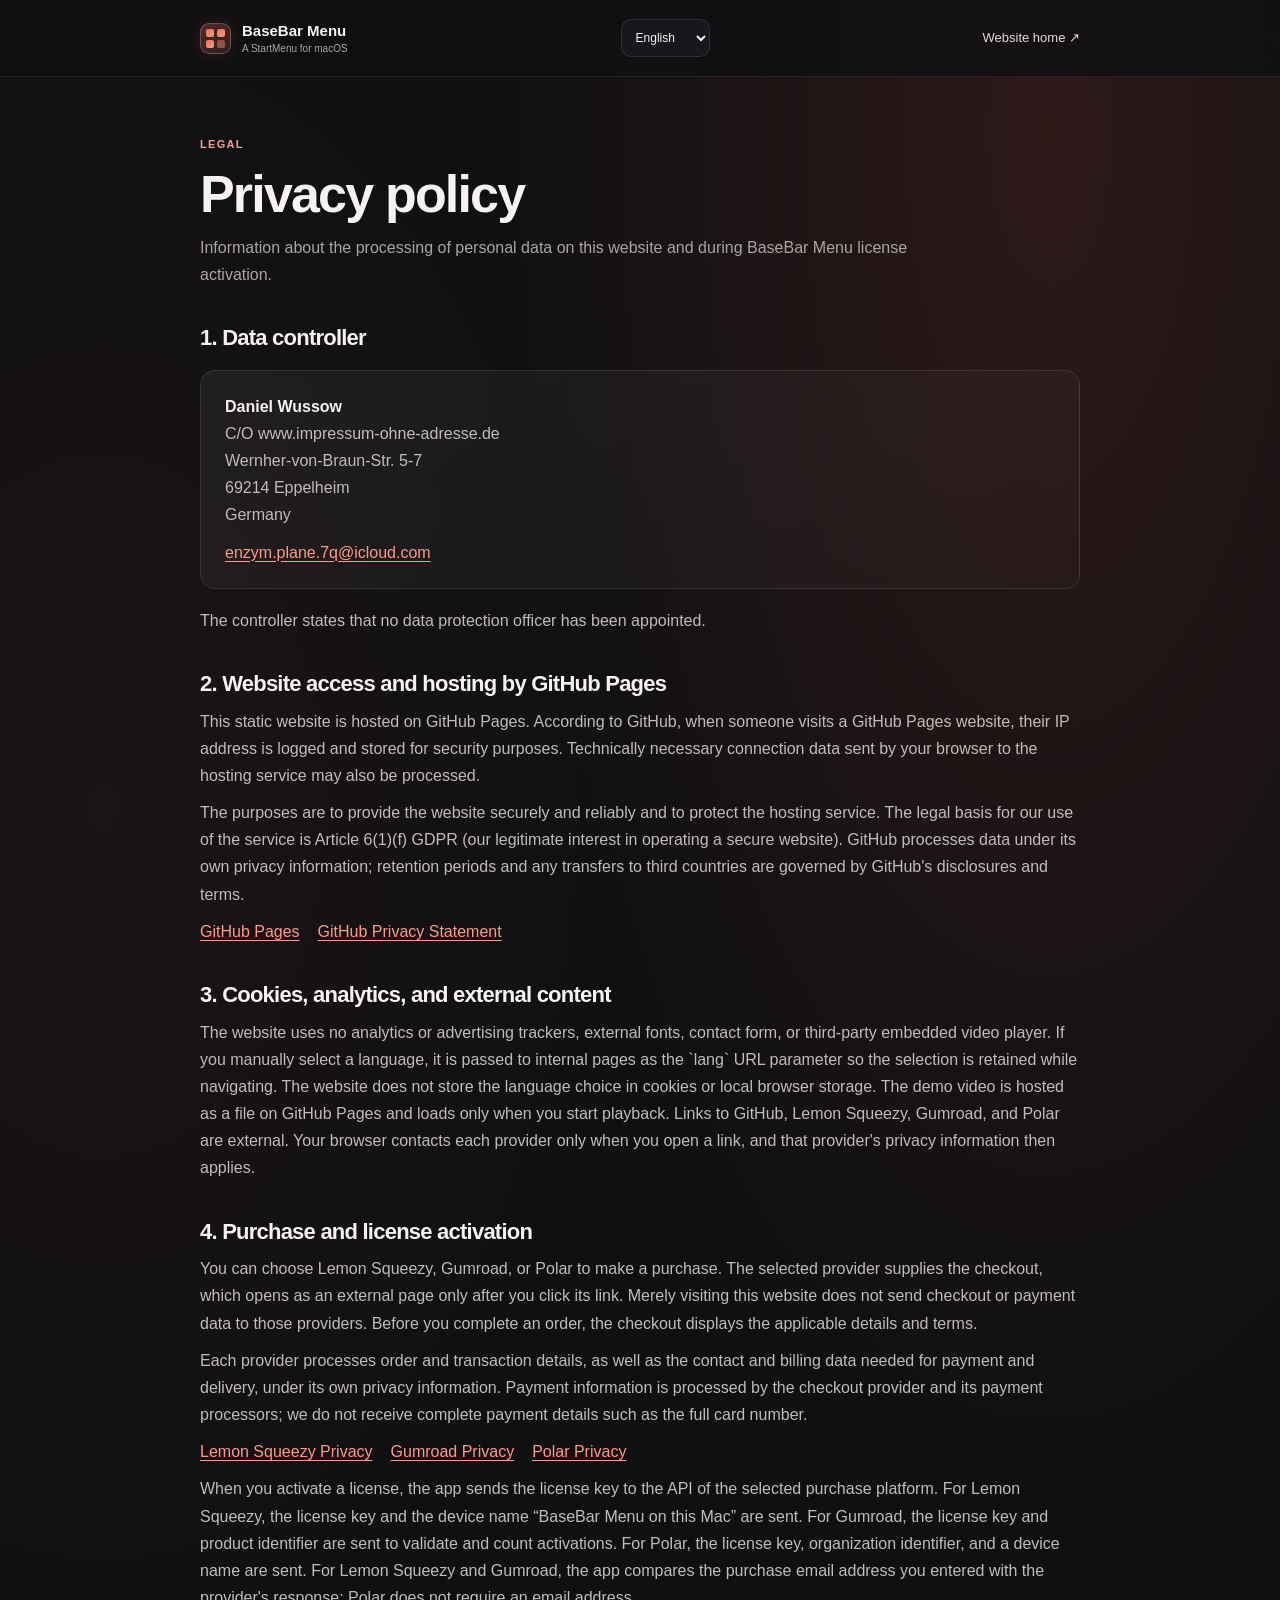
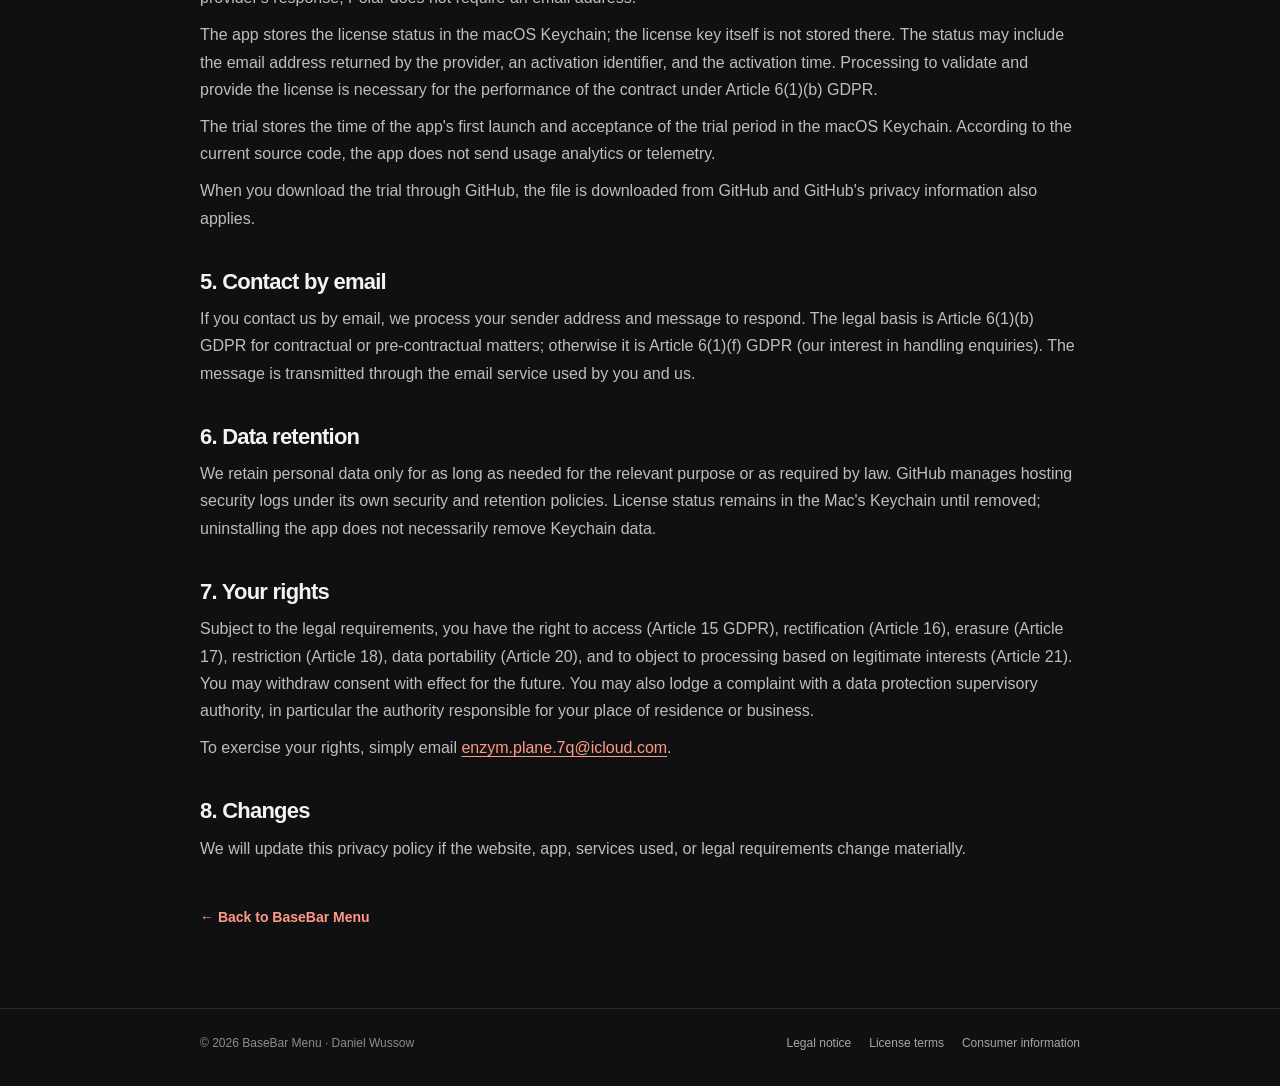
<file: datenschutz.html>
<!doctype html>
<html lang="de">
<head>
  <meta charset="utf-8">
  <meta name="viewport" content="width=device-width, initial-scale=1">
  <meta name="description" content="Datenschutzerklärung für die BaseBar Menu Website und App.">
  <meta name="theme-color" content="#101012">
  <title>Datenschutzerklärung — BaseBar Menu</title>
  <link rel="stylesheet" href="rechtliches.css">
</head>
<body data-i18n-page="privacy">
  <header>
    <div class="wrap header-row">
      <a class="brand" href="index.html" aria-label="BaseBar Menu — A StartMenu for macOS">
        <span class="brand-mark" aria-hidden="true"><span></span><span></span><span></span><span></span></span>
        <span class="brand-copy"><strong>BaseBar Menu</strong><small>A StartMenu for macOS</small></span>
      </a>
      <select class="language-select" data-language-switch aria-label="Sprache auswählen">
        <option value="de">Deutsch</option>
        <option value="en">English</option>
        <option value="es">Español</option>
        <option value="fr">Français</option>
      </select>
      <a class="home-link" href="index.html">Zur Website <span aria-hidden="true">↗</span></a>
    </div>
  </header>
  <main class="wrap">
    <p class="eyebrow">Rechtliches</p>
    <h1>Datenschutzerklärung</h1>
    <p class="lead">Informationen zur Verarbeitung personenbezogener Daten auf der Website und bei der Lizenzaktivierung von BaseBar Menu.</p>

    <h2>1. Verantwortlicher</h2>
    <div class="legal-card">
      <p><strong>Daniel Wussow</strong><br>
      C/O www.impressum-ohne-adresse.de<br>
      Wernher-von-Braun-Str. 5-7<br>
      69214 Eppelheim<br>
      Deutschland</p>
      <p><a href="mailto:enzym.plane.7q@icloud.com">enzym.plane.7q@icloud.com</a></p>
    </div>
    <p>Ein Datenschutzbeauftragter ist nach eigener Angabe nicht bestellt.</p>

    <h2>2. Aufruf der Website und Hosting durch GitHub Pages</h2>
    <p>Diese statische Website wird über GitHub Pages bereitgestellt. Nach den Informationen von GitHub wird beim Aufruf einer GitHub-Pages-Website die IP-Adresse von Besuchern aus Sicherheitsgründen protokolliert und gespeichert. Dabei können außerdem technisch notwendige Verbindungsdaten verarbeitet werden, die dein Browser an den Hosting-Dienst übermittelt.</p>
    <p>Zweck ist die sichere und zuverlässige Bereitstellung sowie der Schutz des Hosting-Dienstes. Rechtsgrundlage für die von uns veranlasste Bereitstellung ist Art. 6 Abs. 1 lit. f DSGVO (berechtigtes Interesse an einem sicheren Websitebetrieb). GitHub verarbeitet Daten nach seinen eigenen Datenschutzinformationen; konkrete Speicherdauer und mögliche Drittlandverarbeitung richten sich nach den Angaben und Vertragsbedingungen von GitHub.</p>
    <p class="provider-links">
      <a href="https://docs.github.com/en/pages/getting-started-with-github-pages/what-is-github-pages" target="_blank" rel="noopener noreferrer">GitHub Pages</a>
      <a href="https://docs.github.com/en/site-policy/privacy-policies/github-general-privacy-statement" target="_blank" rel="noopener noreferrer">GitHub Datenschutzerklärung</a>
    </p>

    <h2>3. Cookies, Analyse und externe Inhalte</h2>
    <p>Die Website verwendet keine Analyse- oder Werbe-Tracker, keine externen Schriftarten, kein Kontaktformular und keinen eingebetteten Videoplayer eines Drittanbieters. Wenn du die Sprache manuell auswählst, wird sie als URL-Parameter „lang“ an interne Seiten weitergegeben, damit die Auswahl beim Navigieren erhalten bleibt. Die Website speichert die Sprachwahl nicht in Cookies oder im lokalen Browserspeicher. Das Demovideo wird als Datei über GitHub Pages bereitgestellt und erst geladen, wenn du die Wiedergabe startest. Die Links zu GitHub, Lemon Squeezy, Gumroad und Polar sind externe Links. Erst beim Öffnen eines Links ruft dein Browser den jeweiligen Anbieter auf; dabei gelten dessen Datenschutzinformationen.</p>

    <h2>4. Kauf und Lizenzaktivierung</h2>
    <p>Für einen Kauf kannst du Lemon Squeezy, Gumroad oder Polar auswählen. Der Checkout wird vom jeweiligen Anbieter bereitgestellt und öffnet sich erst nach deinem Klick als externe Seite. Beim bloßen Besuch unserer Website werden daher keine Checkout- oder Zahlungsdaten an diese Anbieter übermittelt. Vor Abschluss zeigt der ausgewählte Checkout die für die Bestellung geltenden Angaben und Bedingungen.</p>
    <p>Der jeweilige Anbieter verarbeitet Bestell- und Transaktionsangaben sowie die für Zahlung und Bereitstellung erforderlichen Kontakt- und Rechnungsdaten nach seinen eigenen Datenschutzinformationen. Zahlungsinformationen werden durch den Checkout-Anbieter und dessen Zahlungsdienstleister verarbeitet; wir erhalten keine vollständigen Zahlungsdaten wie die vollständige Kartennummer.</p>
    <p class="provider-links">
      <a href="https://www.lemonsqueezy.com/privacy" target="_blank" rel="noopener noreferrer">Lemon Squeezy Datenschutz</a>
      <a href="https://gumroad.com/privacy" target="_blank" rel="noopener noreferrer">Gumroad Datenschutz</a>
      <a href="https://polar.sh/legal/privacy" target="_blank" rel="noopener noreferrer">Polar Datenschutz</a>
    </p>
    <p>Bei der Lizenzaktivierung sendet die App den Lizenzschlüssel an die API der gewählten Kaufplattform. Bei Lemon Squeezy werden der Lizenzschlüssel und der Gerätename „BaseBar Menu auf diesem Mac“ übermittelt. Bei Gumroad werden der Lizenzschlüssel und die Produktkennung zur Prüfung und Zählung der Aktivierungen übermittelt. Bei Polar werden der Lizenzschlüssel, die Organisationskennung und ein Gerätename übermittelt. Bei Lemon Squeezy und Gumroad vergleicht die App die eingegebene Kauf-E-Mail-Adresse mit der Antwort des Anbieters; für Polar ist keine E-Mail-Eingabe nötig.</p>
    <p>Die App speichert den Lizenzstatus im macOS-Schlüsselbund; der Lizenzschlüssel selbst wird dort nicht gespeichert. Der Status kann die vom Anbieter zurückgegebene E-Mail-Adresse, eine Aktivierungskennung und den Aktivierungszeitpunkt enthalten. Die Verarbeitung zur Prüfung und Bereitstellung der Lizenz erfolgt zur Vertragsdurchführung, Art. 6 Abs. 1 lit. b DSGVO.</p>
    <p>Die Probeversion speichert den Zeitpunkt des ersten App-Starts sowie die Annahme des Testzeitraums im macOS-Schlüsselbund. Laut aktuellem Quellcode sendet die App keine Nutzungsanalyse oder Telemetriedaten.</p>
    <p>Beim Download der Testversion über GitHub wird die Datei von GitHub geladen; dabei gelten auch die Datenschutzinformationen von GitHub.</p>

    <h2>5. Kontakt per E-Mail</h2>
    <p>Wenn du uns per E-Mail kontaktierst, verarbeiten wir deine Absenderadresse und den Inhalt deiner Nachricht, um deine Anfrage zu beantworten. Rechtsgrundlage ist Art. 6 Abs. 1 lit. b DSGVO, sofern es um einen Vertrag oder vorvertragliche Maßnahmen geht; im Übrigen Art. 6 Abs. 1 lit. f DSGVO (Interesse an der Bearbeitung von Anfragen). Die Nachricht wird über den von dir bzw. uns verwendeten E-Mail-Dienst übermittelt.</p>

    <h2>6. Speicherdauer</h2>
    <p>Wir speichern personenbezogene Daten nur so lange, wie dies für den jeweiligen Zweck erforderlich ist oder gesetzliche Aufbewahrungspflichten bestehen. Hosting-Sicherheitsprotokolle werden durch GitHub nach dessen eigenen Sicherheits- und Aufbewahrungsregeln verwaltet. Lizenzstatus verbleibt im Schlüsselbund des Macs, bis er dort entfernt wird; eine Deinstallation der App löscht Schlüsselbunddaten nicht zwingend.</p>

    <h2>7. Deine Rechte</h2>
    <p>Du hast im Rahmen der gesetzlichen Voraussetzungen das Recht auf Auskunft (Art. 15 DSGVO), Berichtigung (Art. 16), Löschung (Art. 17), Einschränkung (Art. 18), Datenübertragbarkeit (Art. 20) und Widerspruch gegen Verarbeitungen auf Grundlage berechtigter Interessen (Art. 21). Eine erteilte Einwilligung kannst du mit Wirkung für die Zukunft widerrufen. Außerdem kannst du dich bei einer Datenschutzaufsichtsbehörde beschweren, insbesondere bei der für deinen Wohn- oder Geschäftssitz zuständigen Aufsichtsbehörde.</p>
    <p>Zur Ausübung deiner Rechte genügt eine Nachricht an <a href="mailto:enzym.plane.7q@icloud.com">enzym.plane.7q@icloud.com</a>.</p>

    <h2>8. Änderungen</h2>
    <p>Wir passen diese Datenschutzerklärung an, wenn sich Website, App, eingesetzte Dienste oder rechtliche Anforderungen wesentlich ändern.</p>

    <a class="back" href="index.html">← Zurück zu BaseBar Menu</a>
  </main>
  <footer>
    <div class="wrap footer-row">
      <span>© 2026 BaseBar Menu · Daniel Wussow</span>
      <nav class="footer-links" aria-label="Rechtliche Seiten">
        <a href="impressum.html">Impressum</a>
        <a href="lizenzbedingungen.html">Lizenzbedingungen</a>
        <a href="verbraucherinformationen.html">Verbraucherinformationen</a>
      </nav>
    </div>
  </footer>
  <script src="i18n.js" defer></script>
</body>
</html>
</file>
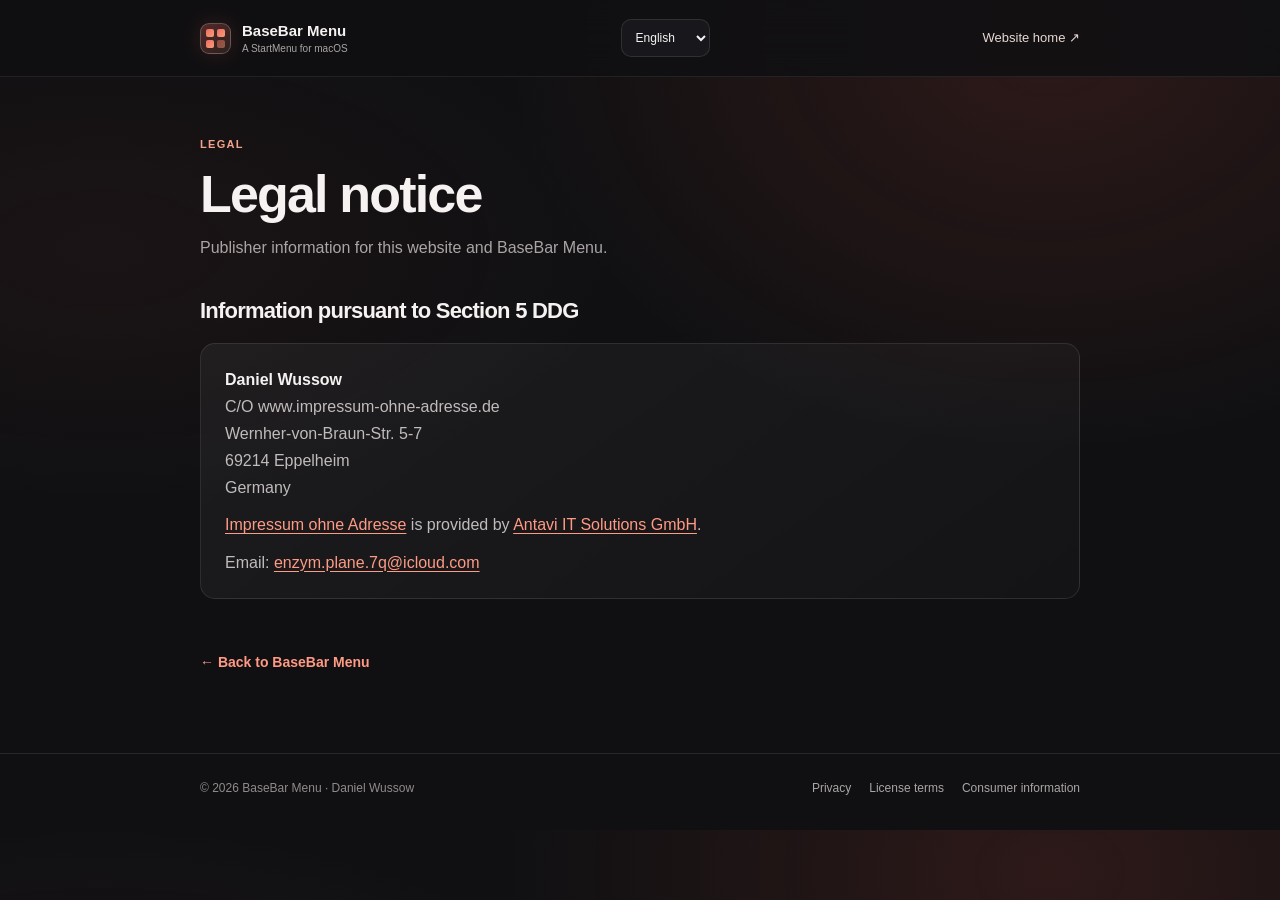
<file: impressum.html>
<!doctype html>
<html lang="de">
<head>
  <meta charset="utf-8">
  <meta name="viewport" content="width=device-width, initial-scale=1">
  <meta name="description" content="Impressum und Anbieterangaben zu BaseBar Menu.">
  <meta name="theme-color" content="#101012">
  <title>Impressum — BaseBar Menu</title>
  <link rel="stylesheet" href="rechtliches.css">
</head>
<body data-i18n-page="imprint">
  <header>
    <div class="wrap header-row">
      <a class="brand" href="index.html" aria-label="BaseBar Menu — A StartMenu for macOS">
        <span class="brand-mark" aria-hidden="true"><span></span><span></span><span></span><span></span></span>
        <span class="brand-copy"><strong>BaseBar Menu</strong><small>A StartMenu for macOS</small></span>
      </a>
      <select class="language-select" data-language-switch aria-label="Sprache auswählen">
        <option value="de">Deutsch</option>
        <option value="en">English</option>
        <option value="es">Español</option>
        <option value="fr">Français</option>
      </select>
      <a class="home-link" href="index.html">Zur Website <span aria-hidden="true">↗</span></a>
    </div>
  </header>
  <main class="wrap">
    <p class="eyebrow">Rechtliches</p>
    <h1>Impressum</h1>
    <p class="lead">Angaben zum Anbieter dieser Website und von BaseBar Menu.</p>

    <h2>Angaben gemäß § 5 DDG</h2>
    <div class="legal-card">
      <p><strong>Daniel Wussow</strong><br>
      C/O www.impressum-ohne-adresse.de<br>
      Wernher-von-Braun-Str. 5-7<br>
      69214 Eppelheim<br>
      Deutschland</p>
      <p><a href="https://www.impressum-ohne-adresse.de/" target="_blank" rel="noopener noreferrer">Impressum ohne Adresse</a> wird zur Verfügung gestellt von <a href="https://www.antavi.de/" target="_blank" rel="noopener noreferrer">Antavi IT Solutions GmbH</a>.</p>
      <p>E-Mail: <a href="mailto:enzym.plane.7q@icloud.com">enzym.plane.7q@icloud.com</a></p>
    </div>

    <a class="back" href="index.html">← Zurück zu BaseBar Menu</a>
  </main>
  <footer>
    <div class="wrap footer-row">
      <span>© 2026 BaseBar Menu · Daniel Wussow</span>
      <nav class="footer-links" aria-label="Rechtliche Seiten">
        <a href="datenschutz.html">Datenschutz</a>
        <a href="lizenzbedingungen.html">Lizenzbedingungen</a>
        <a href="verbraucherinformationen.html">Verbraucherinformationen</a>
      </nav>
    </div>
  </footer>
  <script src="i18n.js" defer></script>
</body>
</html>
</file>
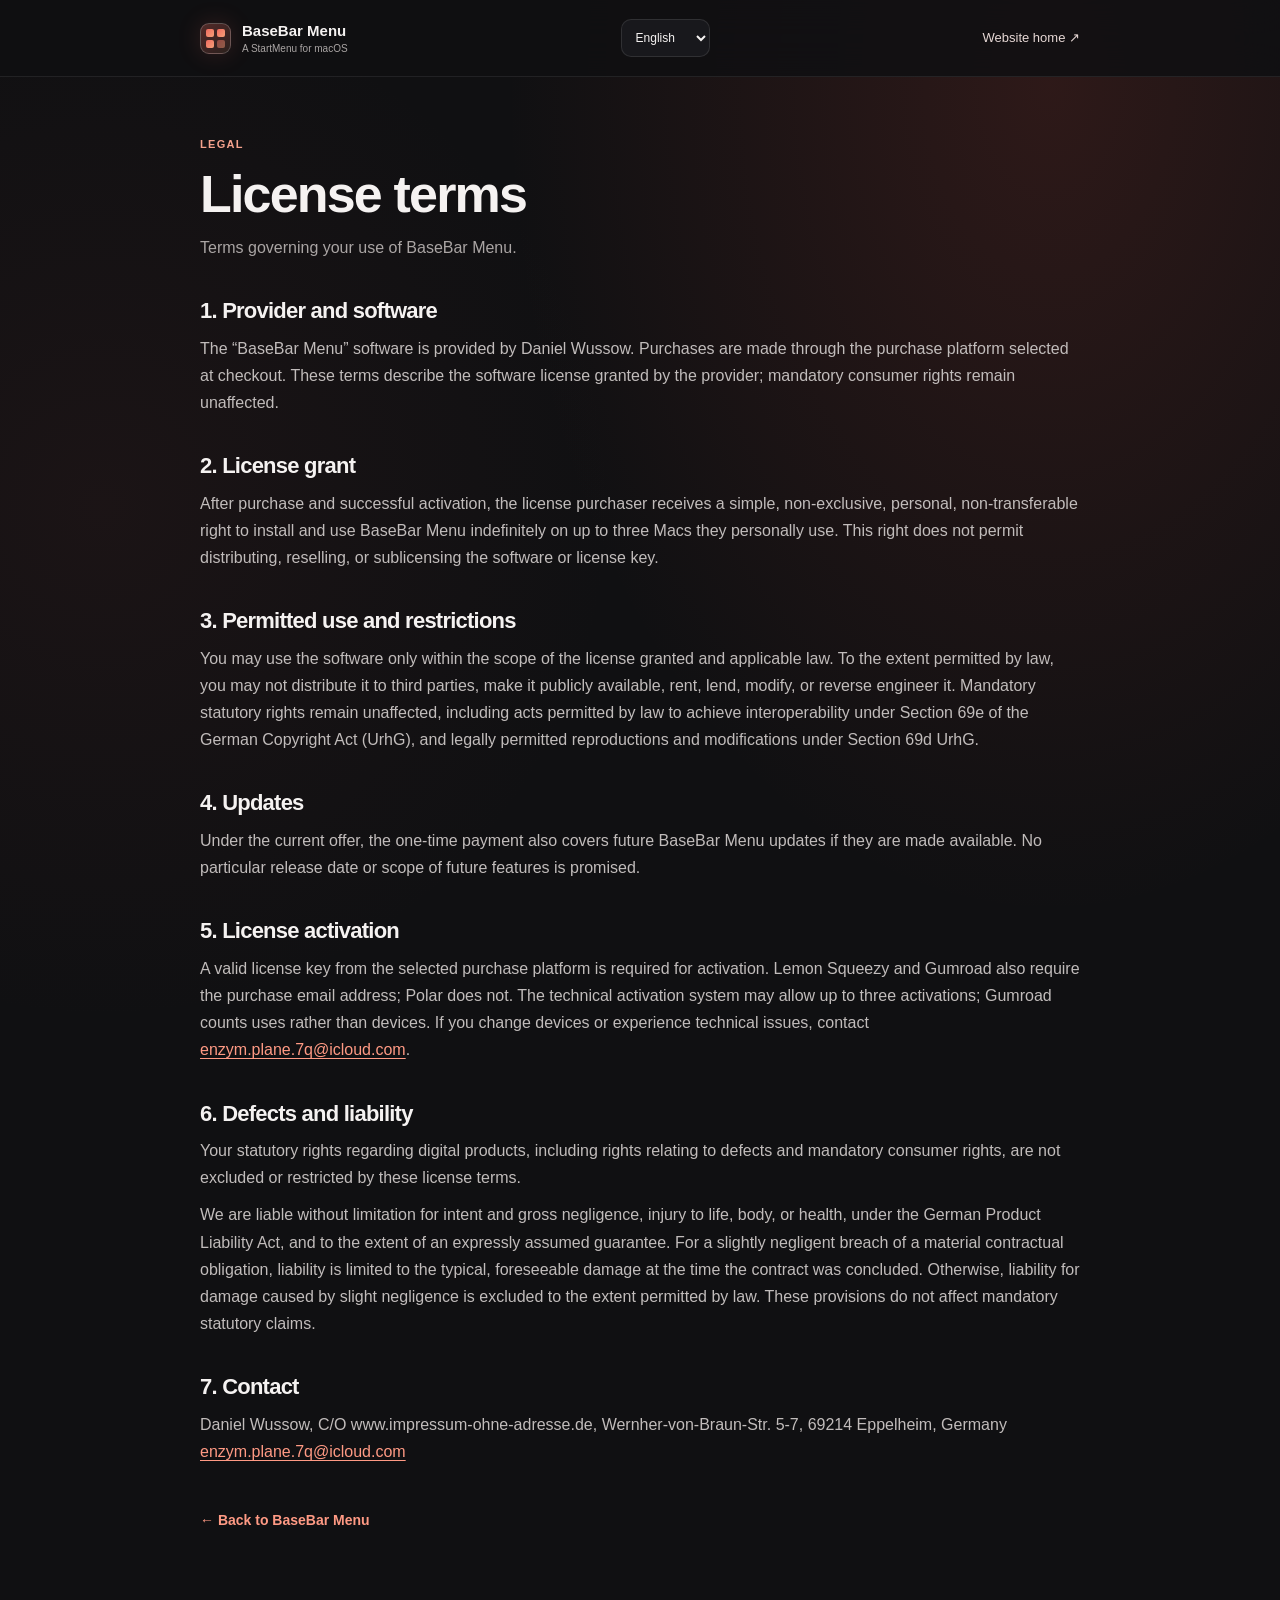
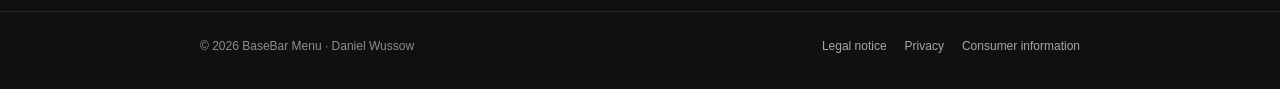
<file: lizenzbedingungen.html>
<!doctype html>
<html lang="de">
<head>
  <meta charset="utf-8">
  <meta name="viewport" content="width=device-width, initial-scale=1">
  <meta name="description" content="Lizenzbedingungen für BaseBar Menu.">
  <meta name="theme-color" content="#101012">
  <title>Lizenzbedingungen — BaseBar Menu</title>
  <link rel="stylesheet" href="rechtliches.css">
</head>
<body data-i18n-page="license">
  <header>
    <div class="wrap header-row">
      <a class="brand" href="index.html" aria-label="BaseBar Menu — A StartMenu for macOS">
        <span class="brand-mark" aria-hidden="true"><span></span><span></span><span></span><span></span></span>
        <span class="brand-copy"><strong>BaseBar Menu</strong><small>A StartMenu for macOS</small></span>
      </a>
      <select class="language-select" data-language-switch aria-label="Sprache auswählen">
        <option value="de">Deutsch</option>
        <option value="en">English</option>
        <option value="es">Español</option>
        <option value="fr">Français</option>
      </select>
      <a class="home-link" href="index.html">Zur Website <span aria-hidden="true">↗</span></a>
    </div>
  </header>
  <main class="wrap">
    <p class="eyebrow">Rechtliches</p>
    <h1>Lizenzbedingungen</h1>
    <p class="lead">Bedingungen für die Nutzung von BaseBar Menu.</p>

    <h2>1. Anbieter und Software</h2>
    <p>Die Software „BaseBar Menu“ wird von Daniel Wussow bereitgestellt. Der Kauf erfolgt über die im Checkout gewählte Kaufplattform. Diese Bedingungen beschreiben die vom Anbieter gewährte Softwarelizenz; zwingende gesetzliche Verbraucherrechte bleiben unberührt.</p>

    <h2>2. Nutzungsrecht</h2>
    <p>Nach Kauf und erfolgreicher Aktivierung erhält die Person, die die Lizenz erworben hat, ein einfaches, nicht ausschließliches, persönliches und nicht übertragbares Recht, BaseBar Menu zeitlich unbeschränkt auf bis zu drei Macs zu installieren und zu nutzen, die sie selbst verwendet. Das Nutzungsrecht erlaubt keine Weitergabe, keinen Weiterverkauf und keine Unterlizenzierung der Software oder des Lizenzschlüssels.</p>

    <h2>3. Zulässige Nutzung und Einschränkungen</h2>
    <p>Die Software darf nur im Rahmen des eingeräumten Nutzungsrechts und der geltenden Gesetze verwendet werden. Soweit gesetzlich zulässig, darfst du die Software nicht an Dritte weitergeben, öffentlich zugänglich machen, vermieten, verleihen, verändern oder zurückentwickeln. Zwingende gesetzliche Befugnisse bleiben unberührt, insbesondere gesetzlich erlaubte Handlungen zur Herstellung der Interoperabilität nach § 69e UrhG sowie gesetzlich zulässige Vervielfältigungen und Änderungen nach § 69d UrhG.</p>

    <h2>4. Updates</h2>
    <p>Die einmalige Zahlung umfasst nach aktuellem Angebotsstand auch künftige Updates von BaseBar Menu, soweit solche Updates bereitgestellt werden. Ein bestimmter Zeitpunkt oder Umfang zukünftiger Funktionen wird nicht zugesichert.</p>

    <h2>5. Lizenzaktivierung</h2>
    <p>Für die Freischaltung ist ein gültiger Lizenzschlüssel der gewählten Kaufplattform erforderlich. Bei Lemon Squeezy und Gumroad wird zusätzlich die Kauf-E-Mail-Adresse benötigt, bei Polar nicht. Die technische Aktivierung kann bis zu drei Aktivierungen zulassen; bei Gumroad werden Nutzungen statt Geräte gezählt. Bei Gerätewechsel oder technischen Problemen wende dich an <a href="mailto:enzym.plane.7q@icloud.com">enzym.plane.7q@icloud.com</a>.</p>

    <h2>6. Mängelrechte und Haftung</h2>
    <p>Die gesetzlichen Rechte bei digitalen Produkten, insbesondere Mängelrechte und zwingende Verbraucherrechte, werden durch diese Lizenzbedingungen nicht ausgeschlossen oder eingeschränkt.</p>
    <p>Für Schäden haften wir unbeschränkt bei Vorsatz und grober Fahrlässigkeit, bei Verletzung von Leben, Körper oder Gesundheit, nach dem Produkthaftungsgesetz sowie im Umfang einer ausdrücklich übernommenen Garantie. Bei leicht fahrlässiger Verletzung einer wesentlichen Vertragspflicht ist die Haftung auf den bei Vertragsschluss vorhersehbaren, typischen Schaden begrenzt. Im Übrigen ist die Haftung für leicht fahrlässig verursachte Schäden ausgeschlossen, soweit gesetzlich zulässig. Diese Regelungen ändern nichts an zwingenden gesetzlichen Ansprüchen.</p>

    <h2>7. Kontakt</h2>
    <p>Daniel Wussow, C/O www.impressum-ohne-adresse.de, Wernher-von-Braun-Str. 5-7, 69214 Eppelheim, <span>Deutschland</span><br>
    <a href="mailto:enzym.plane.7q@icloud.com">enzym.plane.7q@icloud.com</a></p>

    <a class="back" href="index.html">← Zurück zu BaseBar Menu</a>
  </main>
  <footer>
    <div class="wrap footer-row">
      <span>© 2026 BaseBar Menu · Daniel Wussow</span>
      <nav class="footer-links" aria-label="Rechtliche Seiten">
        <a href="impressum.html">Impressum</a>
        <a href="datenschutz.html">Datenschutz</a>
        <a href="verbraucherinformationen.html">Verbraucherinformationen</a>
      </nav>
    </div>
  </footer>
  <script src="i18n.js" defer></script>
</body>
</html>
</file>
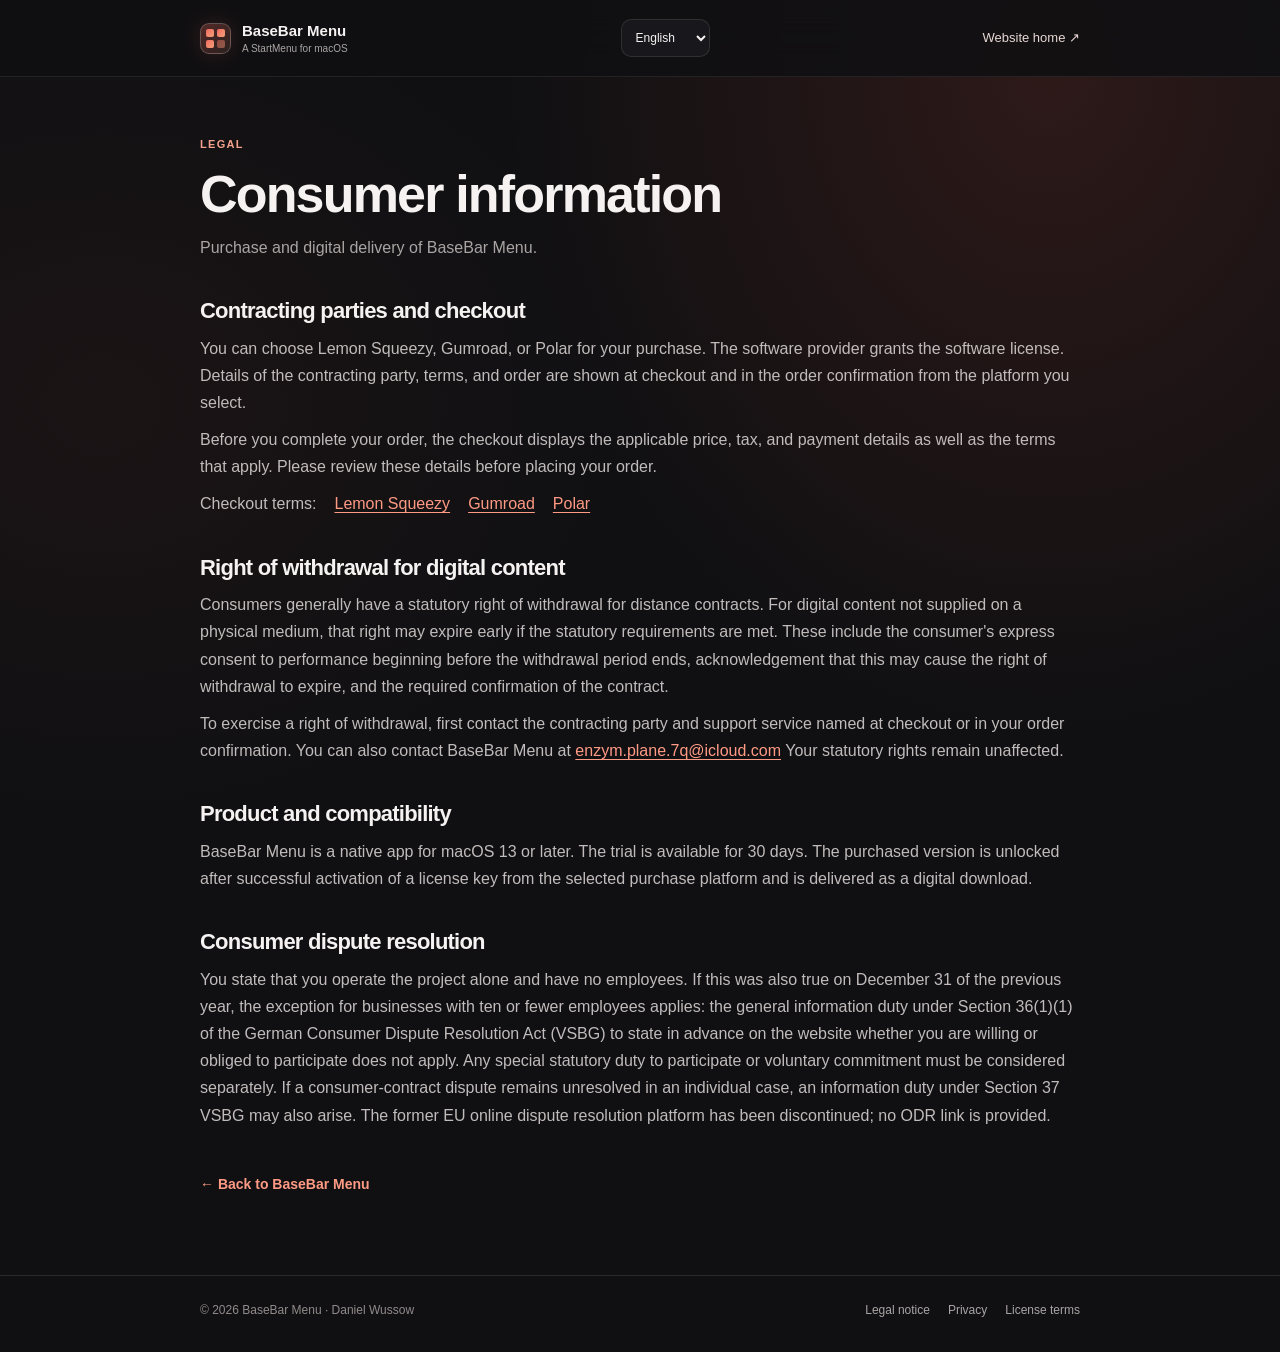
<file: verbraucherinformationen.html>
<!doctype html>
<html lang="de">
<head>
  <meta charset="utf-8">
  <meta name="viewport" content="width=device-width, initial-scale=1">
  <meta name="description" content="Verbraucherinformationen zu Kauf und digitaler Bereitstellung von BaseBar Menu.">
  <meta name="theme-color" content="#101012">
  <title>Verbraucherinformationen — BaseBar Menu</title>
  <link rel="stylesheet" href="rechtliches.css">
</head>
<body data-i18n-page="consumer">
  <header>
    <div class="wrap header-row">
      <a class="brand" href="index.html" aria-label="BaseBar Menu — A StartMenu for macOS">
        <span class="brand-mark" aria-hidden="true"><span></span><span></span><span></span><span></span></span>
        <span class="brand-copy"><strong>BaseBar Menu</strong><small>A StartMenu for macOS</small></span>
      </a>
      <select class="language-select" data-language-switch aria-label="Sprache auswählen">
        <option value="de">Deutsch</option>
        <option value="en">English</option>
        <option value="es">Español</option>
        <option value="fr">Français</option>
      </select>
      <a class="home-link" href="index.html">Zur Website <span aria-hidden="true">↗</span></a>
    </div>
  </header>
  <main class="wrap">
    <p class="eyebrow">Rechtliches</p>
    <h1>Verbraucherinformationen</h1>
    <p class="lead">Kauf und digitale Bereitstellung von BaseBar Menu.</p>

    <h2>Vertragspartner und Checkout</h2>
    <p>Du kannst für den Kauf Lemon Squeezy, Gumroad oder Polar auswählen. Die Softwarelizenz wird vom Anbieter der Software gewährt. Vertragspartner, Bedingungen und weitere Angaben zur Bestellung findest du im Checkout und in der Bestellbestätigung der gewählten Plattform.</p>
    <p>Vor Abschluss zeigt der Checkout die für die Bestellung geltenden Preis-, Steuer- und Zahlungsangaben sowie die dort anwendbaren Vertragsbedingungen. Bitte prüfe diese Angaben vor dem Absenden der Bestellung.</p>
    <p class="provider-links">
      Checkout-Bedingungen:
      <a href="https://www.lemonsqueezy.com/buyer-terms" target="_blank" rel="noopener noreferrer">Lemon Squeezy</a>
      <a href="https://gumroad.com/terms" target="_blank" rel="noopener noreferrer">Gumroad</a>
      <a href="https://polar.sh/legal/checkout-buyer-terms" target="_blank" rel="noopener noreferrer">Polar</a>
    </p>

    <h2>Widerrufsrecht bei digitalen Inhalten</h2>
    <p>Bei Fernabsatzverträgen steht Verbrauchern grundsätzlich ein gesetzliches Widerrufsrecht zu. Bei digitalen Inhalten, die nicht auf einem körperlichen Datenträger geliefert werden, kann das Widerrufsrecht vorzeitig erlöschen, wenn die gesetzlichen Voraussetzungen erfüllt sind. Dazu gehören insbesondere die ausdrückliche Zustimmung des Verbrauchers zum Beginn der Vertragserfüllung vor Ablauf der Widerrufsfrist, die Bestätigung der Kenntnis vom dadurch möglichen Erlöschen des Widerrufsrechts sowie die erforderliche Vertragsbestätigung.</p>
    <p>Bitte wende dich für einen Widerruf zunächst an den im Checkout bzw. in deiner Bestellbestätigung genannten Vertragspartner und Support. Zusätzlich kannst du BaseBar Menu unter <a href="mailto:enzym.plane.7q@icloud.com">enzym.plane.7q@icloud.com</a> kontaktieren. Die gesetzlichen Rechte bleiben unberührt.</p>

    <h2>Produkt und Kompatibilität</h2>
    <p>BaseBar Menu ist eine native App für macOS 13 oder neuer. Die Testversion ist 30 Tage nutzbar. Die Kaufversion wird nach erfolgreicher Aktivierung eines Lizenzschlüssels der gewählten Kaufplattform freigeschaltet und digital als Download bereitgestellt.</p>

    <h2>Verbraucherstreitbeilegung</h2>
    <p>Nach eigener Angabe betreibst du das Projekt allein und hast keine Angestellten. Sofern das auch am 31. Dezember des Vorjahres galt, greift die Ausnahme für Unternehmer mit zehn oder weniger Beschäftigten: Die allgemeine Informationspflicht nach § 36 Abs. 1 Nr. 1 VSBG, auf der Website vorab über Bereitschaft oder Verpflichtung zur Teilnahme zu informieren, entfällt. Eine besondere gesetzliche Teilnahmepflicht oder eine freiwillig eingegangene Verpflichtung wäre gesondert zu beachten. Kommt es im Einzelfall zu einer nicht beigelegten Streitigkeit aus einem Verbrauchervertrag, kann außerdem die Informationspflicht nach § 37 VSBG entstehen. Die frühere EU-Online-Streitbeilegungsplattform ist eingestellt; ein OS-Link wird nicht angegeben.</p>

    <a class="back" href="index.html">← Zurück zu BaseBar Menu</a>
  </main>
  <footer>
    <div class="wrap footer-row">
      <span>© 2026 BaseBar Menu · Daniel Wussow</span>
      <nav class="footer-links" aria-label="Rechtliche Seiten">
        <a href="impressum.html">Impressum</a>
        <a href="datenschutz.html">Datenschutz</a>
        <a href="lizenzbedingungen.html">Lizenzbedingungen</a>
      </nav>
    </div>
  </footer>
  <script src="i18n.js" defer></script>
</body>
</html>
</file>
<file: rechtliches.css>
:root {
  color-scheme: dark;
  --background: #101012;
  --surface: #18181c;
  --text: #f5f2f1;
  --muted: #aaa5a4;
  --line: rgba(255, 255, 255, .1);
  --red: #f06b60;
  --orange: #f5a078;
}

* { box-sizing: border-box; }

html { scroll-behavior: smooth; }

body {
  margin: 0;
  background:
    radial-gradient(ellipse at 82% 5%, rgba(181, 66, 54, .18), transparent 34rem),
    radial-gradient(ellipse at 8% 30%, rgba(108, 48, 47, .12), transparent 32rem),
    var(--background);
  color: var(--text);
  font: 16px/1.7 -apple-system, BlinkMacSystemFont, "Segoe UI", sans-serif;
  -webkit-font-smoothing: antialiased;
}

a {
  color: #ff9a84;
  text-underline-offset: 3px;
}

a:hover { color: #ffc0a5; }

.wrap {
  width: min(880px, calc(100% - 40px));
  margin-inline: auto;
}

header {
  position: sticky;
  z-index: 5;
  top: 0;
  border-bottom: 1px solid rgba(255, 255, 255, .08);
  background: rgba(16, 16, 18, .86);
  backdrop-filter: blur(18px);
}

.header-row {
  display: flex;
  min-height: 76px;
  align-items: center;
  justify-content: space-between;
  gap: 20px;
}

.brand {
  display: inline-flex;
  align-items: center;
  gap: 11px;
  color: var(--text);
  font-weight: 800;
  text-decoration: none;
}

.brand-mark {
  display: grid;
  width: 31px;
  height: 31px;
  flex: 0 0 auto;
  grid-template-columns: repeat(2, 1fr);
  gap: 3px;
  padding: 5px;
  border: 1px solid rgba(255, 255, 255, .22);
  border-radius: 9px;
  background: linear-gradient(145deg, rgba(240, 107, 96, .3), rgba(245, 160, 120, .12));
  box-shadow: 0 0 24px rgba(240, 107, 96, .16);
}

.brand-mark span {
  border-radius: 2px;
  background: linear-gradient(135deg, var(--red), var(--orange));
}

.brand-mark span:last-child { opacity: .48; }

.brand-copy { display: grid; line-height: 1.2; }
.brand-copy strong { font-size: 15px; }
.brand-copy small {
  margin-top: 3px;
  color: var(--muted);
  font-size: 10px;
  font-weight: 500;
}

.language-select {
  min-height: 38px;
  padding: 0 10px;
  border: 1px solid var(--line);
  border-radius: 10px;
  background: var(--surface);
  color: var(--text);
  font: inherit;
  font-size: 12px;
  cursor: pointer;
}

.home-link {
  color: #e7d8d5;
  font-size: 13px;
  text-decoration: none;
}

.home-link:hover { color: var(--orange); }

main { padding: 58px 0 78px; }

.eyebrow {
  margin: 0 0 12px;
  color: #f4a28d;
  font-size: 11px;
  font-weight: 700;
  letter-spacing: .12em;
  text-transform: uppercase;
}

h1, h2, h3 {
  font-family: -apple-system, BlinkMacSystemFont, "Segoe UI", sans-serif;
  letter-spacing: -.035em;
}

h1 {
  margin: 0 0 12px;
  font-size: clamp(36px, 6vw, 52px);
  font-weight: 800;
  line-height: 1.08;
}

h2 {
  margin: 36px 0 10px;
  font-size: 22px;
  font-weight: 750;
  line-height: 1.25;
}

h3 {
  margin: 24px 0 8px;
  font-size: 17px;
  font-weight: 700;
}

p, li { color: #c1bcbb; }
p { margin: 10px 0; }
ul { padding-left: 23px; }
li { margin: 5px 0; }
strong { color: var(--text); }

.lead {
  max-width: 720px;
  margin: 0 0 32px;
  color: var(--muted);
  font-size: 16px;
}

.legal-card {
  margin: 18px 0;
  padding: 22px 24px;
  border: 1px solid var(--line);
  border-radius: 15px;
  background: linear-gradient(145deg, rgba(255, 255, 255, .05), rgba(255, 255, 255, .018));
}

.legal-card p:first-child { margin-top: 0; }
.legal-card p:last-child { margin-bottom: 0; }

.notice {
  margin: 24px 0;
  padding: 17px 20px;
  border: 1px solid rgba(240, 107, 96, .3);
  border-radius: 14px;
  background: rgba(240, 107, 96, .07);
}

.notice p { margin: 0; }

.provider-links {
  display: flex;
  flex-wrap: wrap;
  gap: 8px 18px;
}

.back {
  display: inline-flex;
  margin-top: 34px;
  color: #ff9a84;
  font-size: 14px;
  font-weight: 650;
  text-decoration: none;
}

.back:hover { color: #ffc0a5; }

footer {
  padding: 24px 0 32px;
  border-top: 1px solid var(--line);
  color: #918b8a;
  font-size: 12px;
}

.footer-row {
  display: flex;
  flex-wrap: wrap;
  align-items: center;
  justify-content: space-between;
  gap: 12px 22px;
}

.footer-links {
  display: flex;
  flex-wrap: wrap;
  gap: 10px 18px;
}

.footer-links a {
  color: #aaa5a4;
  text-decoration: none;
}

.footer-links a:hover { color: var(--orange); }

:focus-visible {
  outline: 2px solid #ffab8c;
  outline-offset: 4px;
}

@media (max-width: 560px) {
  .wrap { width: min(880px, calc(100% - 32px)); }
  .header-row { min-height: 68px; flex-wrap: wrap; padding: 10px 0; }
  main { padding: 42px 0 58px; }
  .legal-card { padding: 18px; }
  .footer-row { align-items: flex-start; flex-direction: column; }
}

@media (prefers-reduced-motion: reduce) {
  html { scroll-behavior: auto; }
}
</file>
